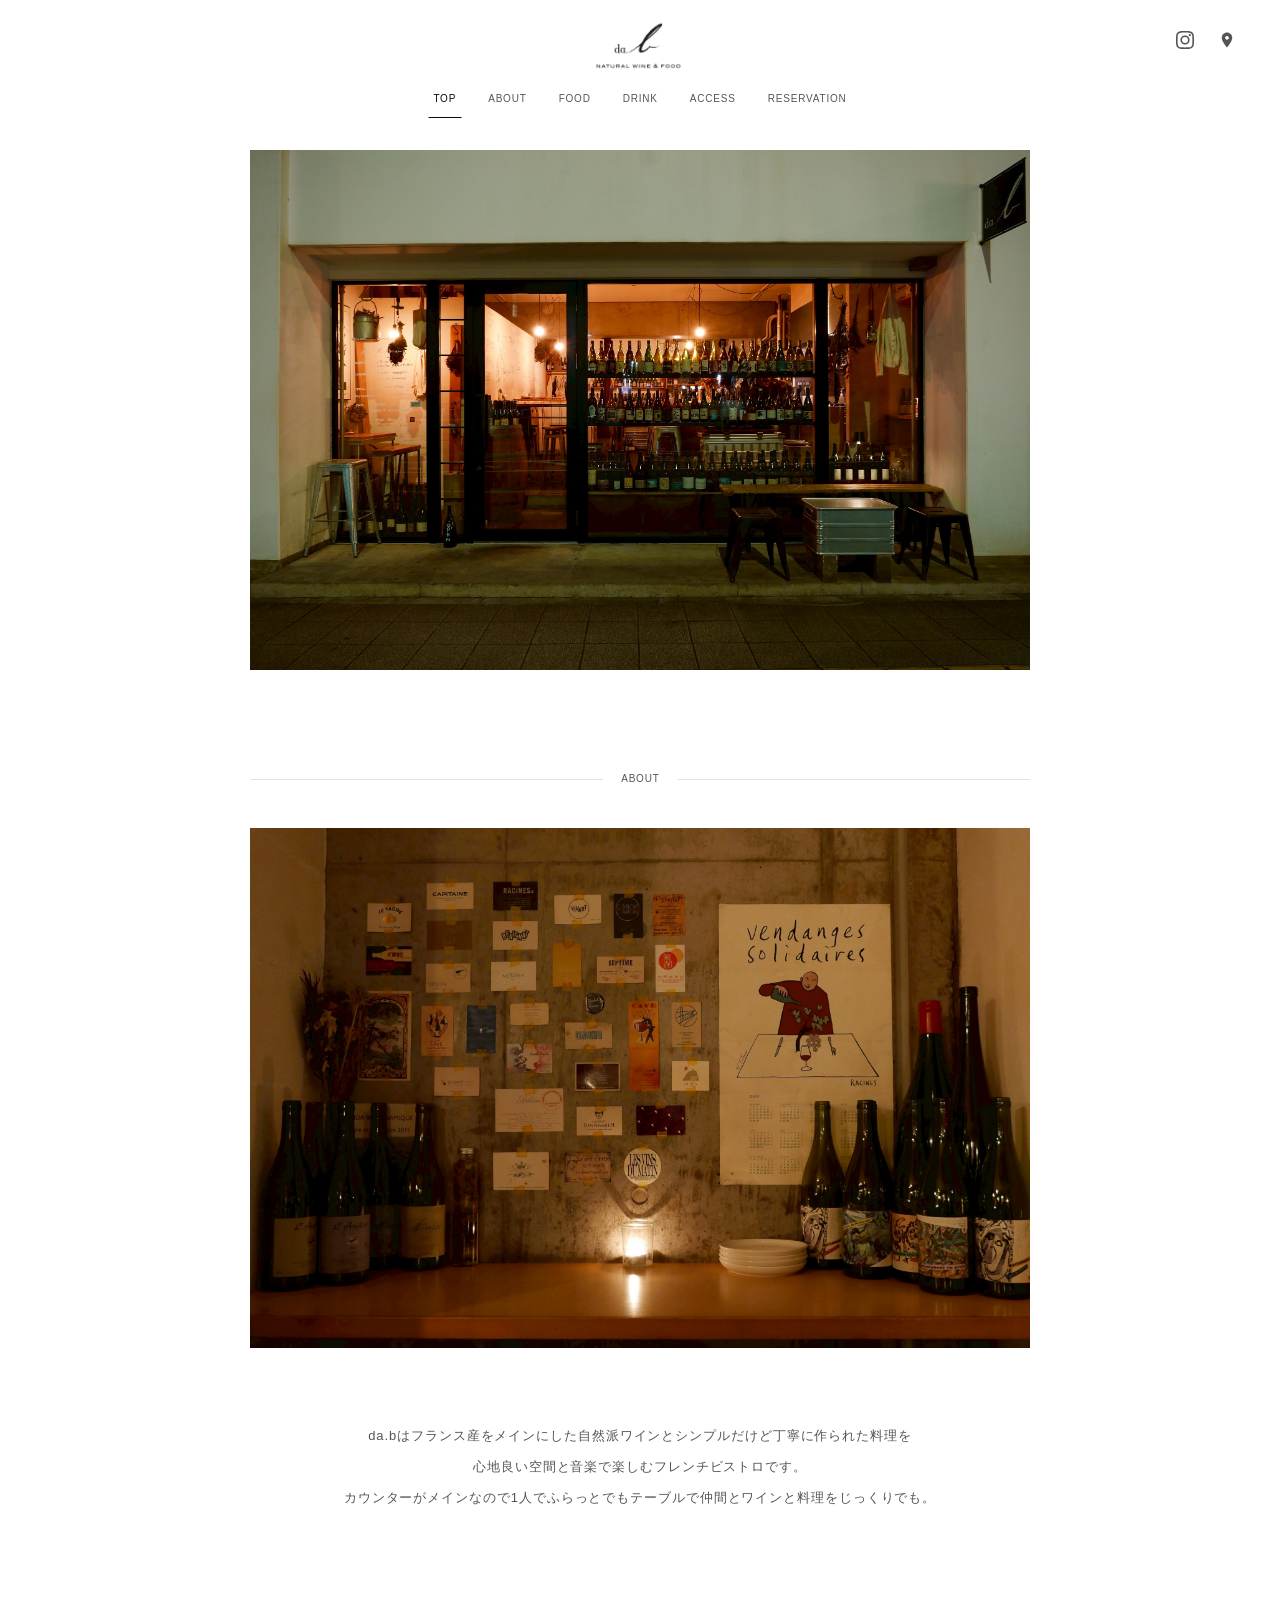
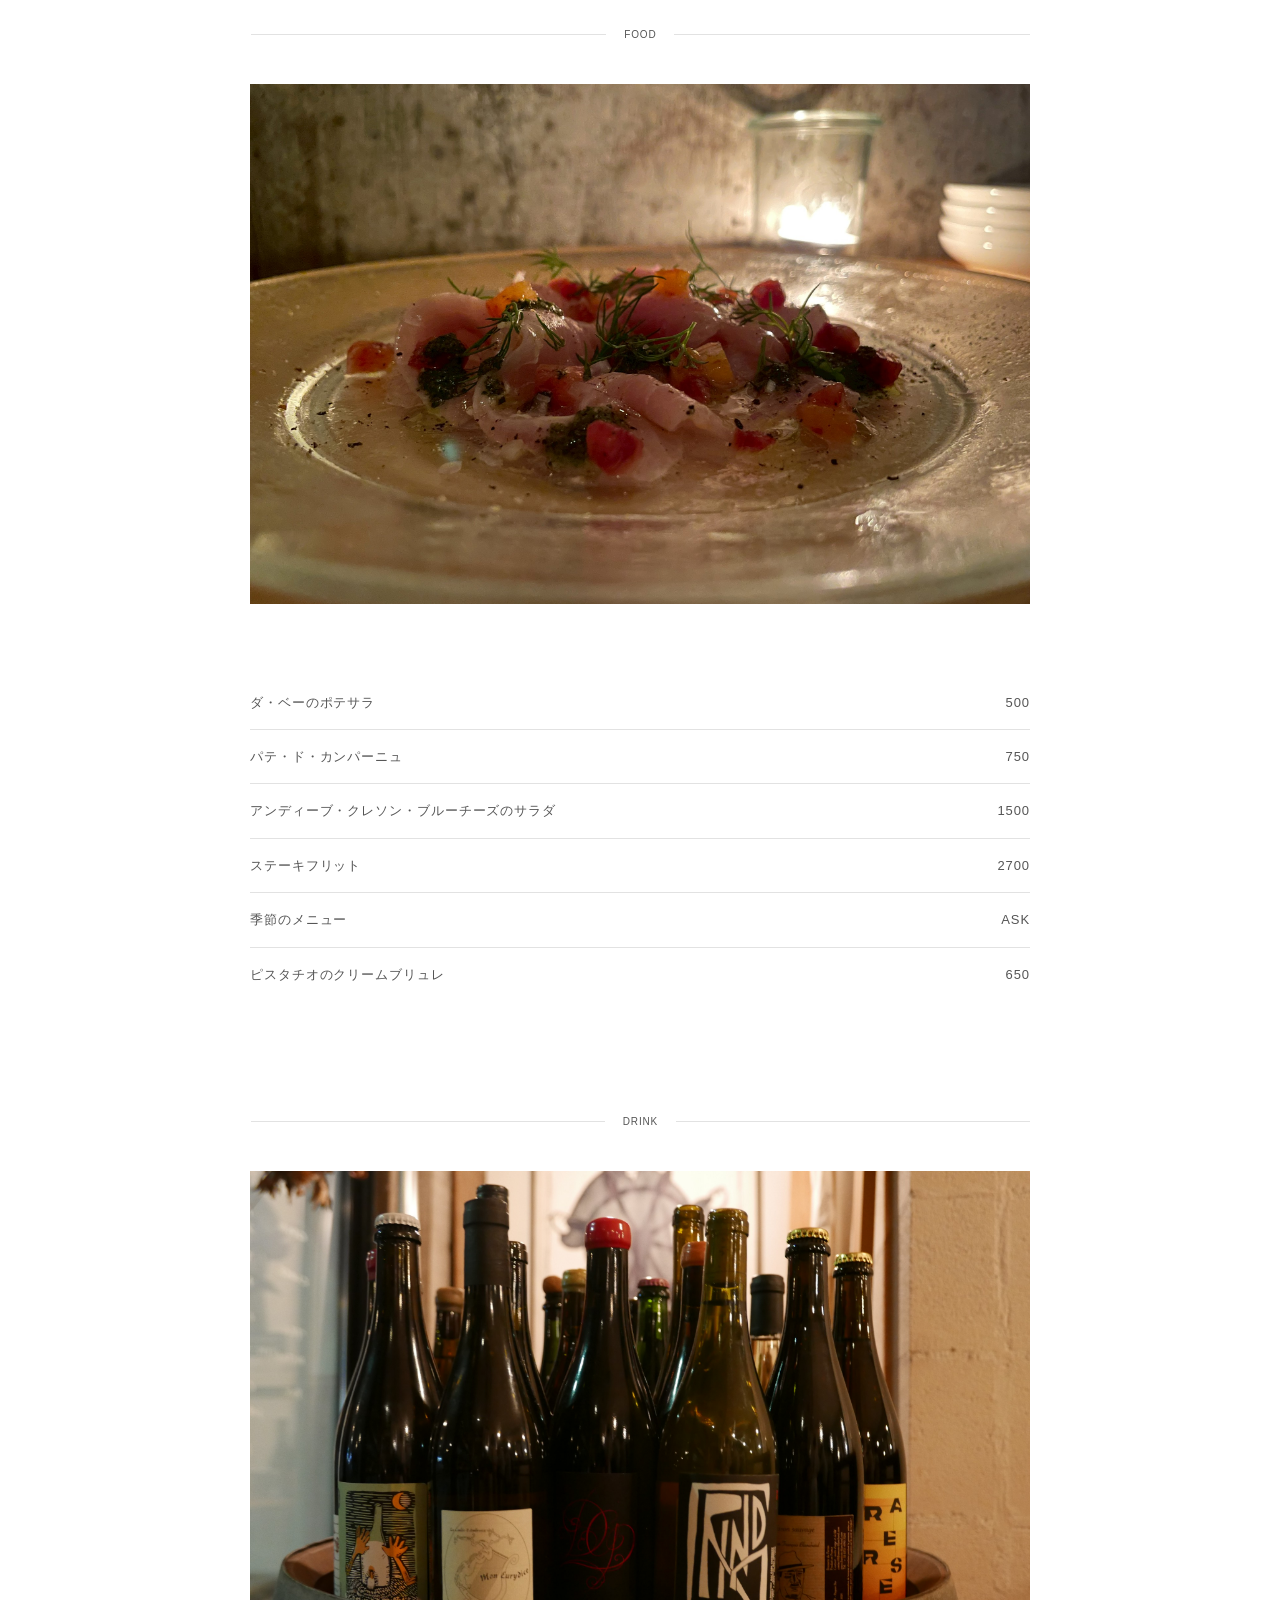
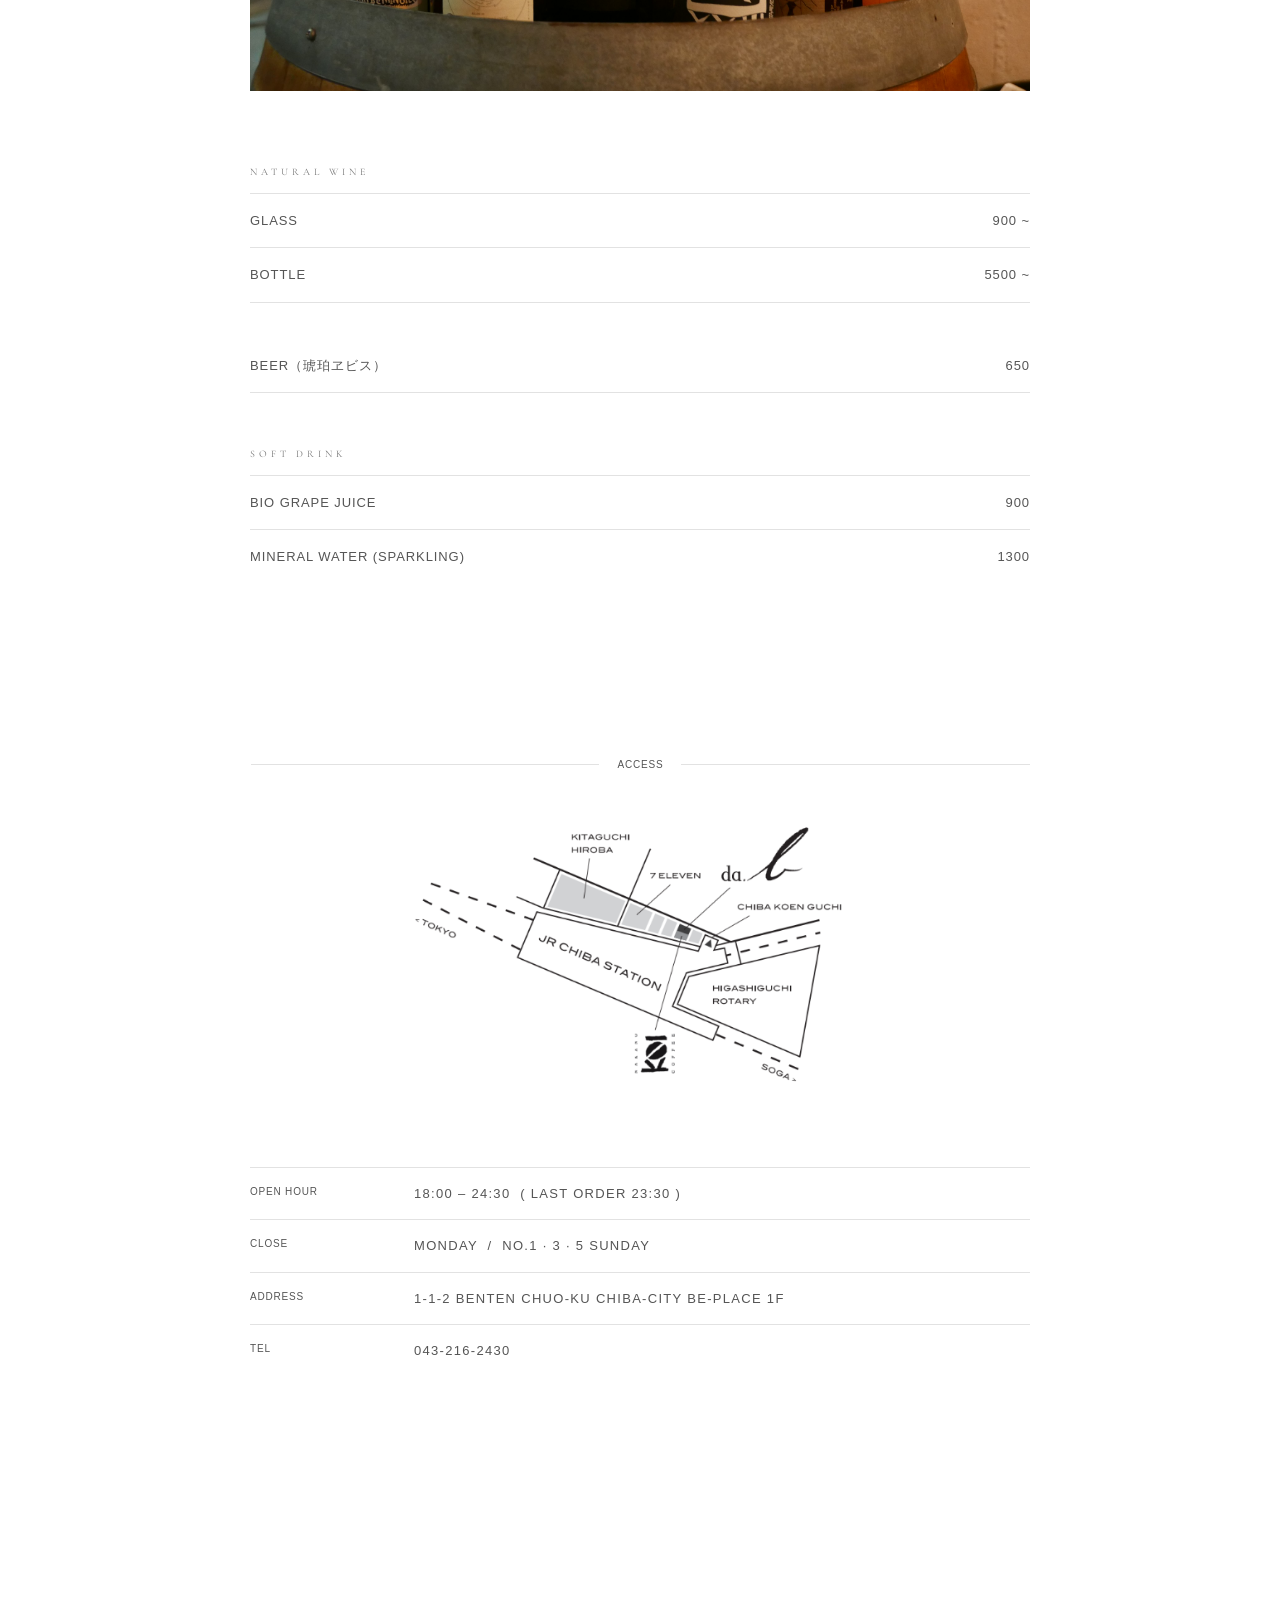
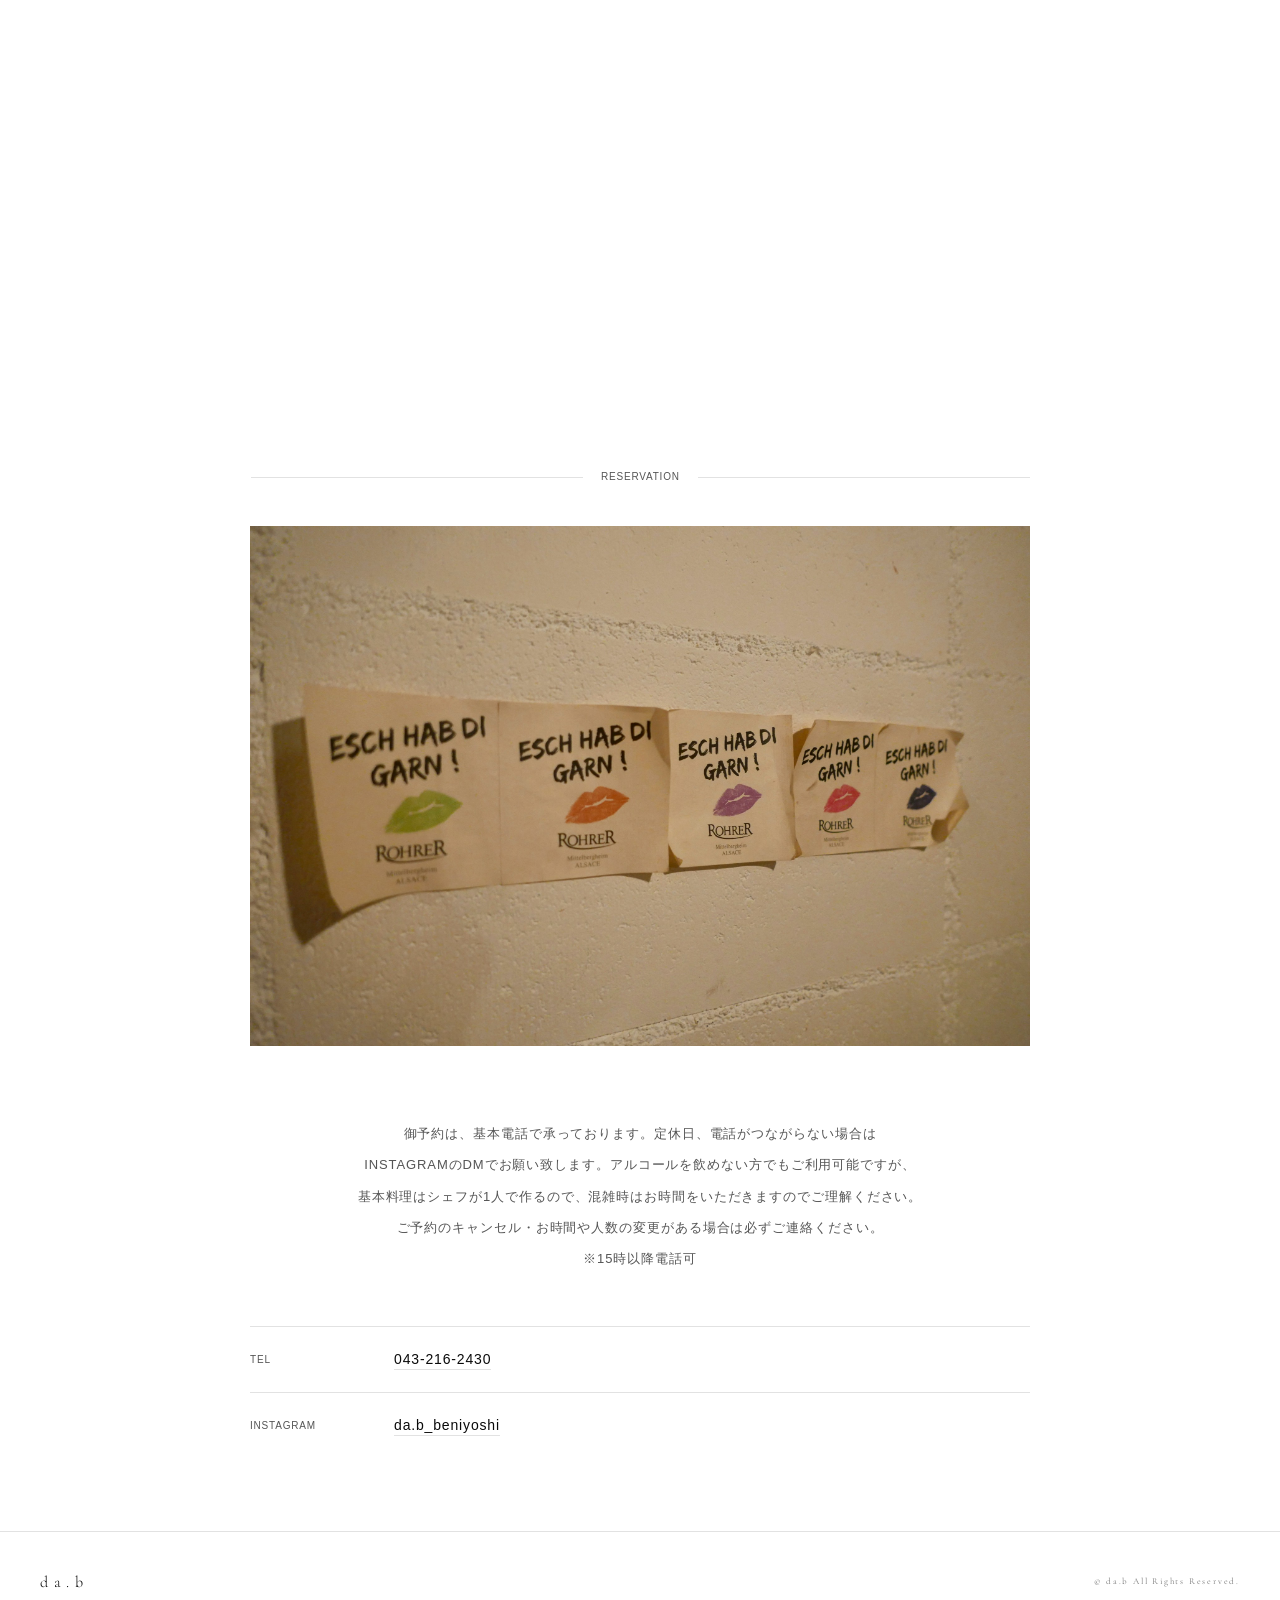
<file: index.html>
<!DOCTYPE html>
<html lang="ja">
<head>
  <meta charset="UTF-8">
  <meta name="viewport" content="width=device-width, initial-scale=1.0">
  <meta name="google-site-verification" content="uhAKn6Au5Mc1TK6bCuZXd3MZkEM1Y8wcfe-vqbDqGb8">
  <title>da.b — French Bistro, Chiba</title>
  <meta name="description" content="da.bはフランス産をメインにした自然派ワインとシンプルだけど丁寧に作られた料理を心地良い空間と音楽で楽しむフレンチビストロ。千葉市中央区弁天。">
  <link rel="stylesheet" href="style.css">
</head>
<body id="top">

  <!-- ===== HEADER ===== -->
  <header class="header" id="header">

    <!-- Logo -->
    <div class="header__logo-row">
      <a href="index.html" class="header__logo"><img src="img/ロゴ.png" alt="da.b"></a>
      <div class="header__sns">
        <a href="https://www.instagram.com/da.b_beniyoshi/" target="_blank" rel="noopener noreferrer" aria-label="Instagram">
          <svg class="icon-sns" viewBox="0 0 24 24"><path d="M12 2.163c3.204 0 3.584.012 4.85.07 3.252.148 4.771 1.691 4.919 4.919.058 1.265.069 1.645.069 4.849 0 3.205-.012 3.584-.069 4.849-.149 3.225-1.664 4.771-4.919 4.919-1.266.058-1.644.07-4.85.07-3.204 0-3.584-.012-4.849-.07-3.26-.149-4.771-1.699-4.919-4.92-.058-1.265-.07-1.644-.07-4.849 0-3.204.013-3.583.07-4.849.149-3.227 1.664-4.771 4.919-4.919 1.266-.057 1.645-.069 4.849-.069zM12 0C8.741 0 8.333.014 7.053.072 2.695.272.273 2.69.073 7.051.014 8.333 0 8.741 0 12c0 3.259.014 3.668.072 4.948.2 4.358 2.618 6.78 6.98 6.98 1.281.058 1.689.072 4.948.072 3.259 0 3.668-.014 4.948-.072 4.354-.2 6.782-2.618 6.979-6.98.059-1.28.073-1.689.073-4.948 0-3.259-.014-3.667-.072-4.947-.196-4.354-2.617-6.78-6.979-6.98C15.668.014 15.259 0 12 0zm0 5.838a6.162 6.162 0 1 0 0 12.324 6.162 6.162 0 0 0 0-12.324zM12 16a4 4 0 1 1 0-8 4 4 0 0 1 0 8zm6.406-11.845a1.44 1.44 0 1 0 0 2.881 1.44 1.44 0 0 0 0-2.881z"/></svg>
        </a>
        <a href="https://www.google.com/maps/place/da.b+%E3%83%AF%E3%82%A4%E3%83%B3%E3%83%93%E3%82%B9%E3%83%88%E3%83%AD/data=!4m2!3m1!1s0x0:0x3945a9691c6bf88?sa=X&amp;ved=1t:2428&amp;ictx=111" target="_blank" rel="noopener noreferrer" aria-label="Google Map">
          <svg class="icon-sns" viewBox="0 0 24 24"><path d="M12 2C8.13 2 5 5.13 5 9c0 5.25 7 13 7 13s7-7.75 7-13c0-3.87-3.13-7-7-7zm0 9.5c-1.38 0-2.5-1.12-2.5-2.5s1.12-2.5 2.5-2.5 2.5 1.12 2.5 2.5-1.12 2.5-2.5 2.5z"/></svg>
        </a>
      </div>
      <button class="header__hamburger" id="hamburger" aria-label="メニューを開く">
        <span></span><span></span><span></span>
      </button>
    </div>

    <!-- Nav -->
    <nav class="header__nav">
      <a href="#top">top</a>
      <a href="#about">about</a>
      <a href="#food">food</a>
      <a href="#drink">drink</a>
      <a href="#access">access</a>
      <a href="#reservation">reservation</a>
    </nav>

  </header>

  <!-- Mobile overlay -->
  <div class="mobile-menu" id="mobileMenu">
    <a href="#top" onclick="closeMobile()">top</a>
    <a href="#about" onclick="closeMobile()">about</a>
    <a href="#food" onclick="closeMobile()">food</a>
    <a href="#drink" onclick="closeMobile()">drink</a>
    <a href="#access" onclick="closeMobile()">access</a>
    <a href="#reservation" onclick="closeMobile()">reservation</a>
    
    <div class="mobile-menu__sns">
      <a href="https://www.instagram.com/da.b_beniyoshi/" target="_blank" rel="noopener noreferrer" aria-label="Instagram">
        <svg class="icon-sns" viewBox="0 0 24 24"><path d="M12 2.163c3.204 0 3.584.012 4.85.07 3.252.148 4.771 1.691 4.919 4.919.058 1.265.069 1.645.069 4.849 0 3.205-.012 3.584-.069 4.849-.149 3.225-1.664 4.771-4.919 4.919-1.266.058-1.644.07-4.85.07-3.204 0-3.584-.012-4.849-.07-3.26-.149-4.771-1.699-4.919-4.92-.058-1.265-.07-1.644-.07-4.849 0-3.204.013-3.583.07-4.849.149-3.227 1.664-4.771 4.919-4.919 1.266-.057 1.645-.069 4.849-.069zM12 0C8.741 0 8.333.014 7.053.072 2.695.272.273 2.69.073 7.051.014 8.333 0 8.741 0 12c0 3.259.014 3.668.072 4.948.2 4.358 2.618 6.78 6.98 6.98 1.281.058 1.689.072 4.948.072 3.259 0 3.668-.014 4.948-.072 4.354-.2 6.782-2.618 6.979-6.98.059-1.28.073-1.689.073-4.948 0-3.259-.014-3.667-.072-4.947-.196-4.354-2.617-6.78-6.979-6.98C15.668.014 15.259 0 12 0zm0 5.838a6.162 6.162 0 1 0 0 12.324 6.162 6.162 0 0 0 0-12.324zM12 16a4 4 0 1 1 0-8 4 4 0 0 1 0 8zm6.406-11.845a1.44 1.44 0 1 0 0 2.881 1.44 1.44 0 0 0 0-2.881z"/></svg>
      </a>
      <a href="https://www.google.com/maps/place/da.b+%E3%83%AF%E3%82%A4%E3%83%B3%E3%83%93%E3%82%B9%E3%83%88%E3%83%AD/data=!4m2!3m1!1s0x0:0x3945a9691c6bf88?sa=X&amp;ved=1t:2428&amp;ictx=111" target="_blank" rel="noopener noreferrer" aria-label="Google Map">
        <svg class="icon-sns" viewBox="0 0 24 24"><path d="M12 2C8.13 2 5 5.13 5 9c0 5.25 7 13 7 13s7-7.75 7-13c0-3.87-3.13-7-7-7zm0 9.5c-1.38 0-2.5-1.12-2.5-2.5s1.12-2.5 2.5-2.5 2.5 1.12 2.5 2.5-1.12 2.5-2.5 2.5z"/></svg>
      </a>
    </div>
  </div>

  <!-- ===== PAGE ===== -->
  <main class="page">

    <!-- Hero photo -->
    <div class="photo-banner">
      <img src="img/ヒーローセクション.jpg?v=2" alt="da.b フレンチビストロ 千葉">
    </div>

    <!-- about section -->
    <section class="section-container" id="about">
      <div class="container">
        <h1 class="page-title page-title--below-hero">about</h1>
      </div>

      <!-- Sub photos slideshow (same size as photo-banner) -->
      <div class="photo-slideshow">
        <div class="photo-slideshow__slide active">
          <img src="img/about1.jpg" alt="da.b 店内">
        </div>
        <div class="photo-slideshow__slide">
          <img src="img/about2.jpg" alt="da.b 料理">
        </div>
        <div class="photo-slideshow__slide">
          <img src="img/about3.jpg" alt="da.b">
        </div>
      </div>

      <!-- About text -->
      <div class="container">
        <section class="section">
          <p class="body-text about-text">
            da.bはフランス産をメインにした自然派ワインと<br class="br-mobile">シンプルだけど丁寧に作られた料理を<br class="br-desktop">心地良い<br class="br-mobile">空間と音楽で楽しむフレンチビストロです。<br>
            カウンターがメインなので1人でふらっとでも<br class="br-mobile">テーブルで仲間とワインと料理をじっくりでも。
          </p>
        </section>
      </div>
    </section>

    <!-- food section -->
    <section class="section-container" id="food">
      <div class="container">
        <h1 class="page-title">food</h1>
      </div>

      <div class="photo-banner">
        <img src="img/food.jpg" alt="da.b フード">
      </div>

      <div class="container">
        <section class="section">
          <ul class="menu-list">
            <li class="menu-item">
              <span class="menu-item__name">ダ・ベーのポテサラ</span>
              <span class="menu-item__price">500</span>
            </li>
            <li class="menu-item">
              <span class="menu-item__name">パテ・ド・カンパーニュ</span>
              <span class="menu-item__price">750</span>
            </li>
            <li class="menu-item">
              <span class="menu-item__name">アンディーブ・クレソン・ブルーチーズのサラダ</span>
              <span class="menu-item__price">1500</span>
            </li>
            <li class="menu-item">
              <span class="menu-item__name">ステーキフリット</span>
              <span class="menu-item__price">2700</span>
            </li>
            <li class="menu-item">
              <span class="menu-item__name">季節のメニュー</span>
              <span class="menu-item__price">ASK</span>
            </li>
            <li class="menu-item">
              <span class="menu-item__name">ピスタチオのクリームブリュレ</span>
              <span class="menu-item__price">650</span>
            </li>
          </ul>
        </section>
      </div>
    </section>

    <!-- drink section -->
    <section class="section-container" id="drink">
      <div class="container">
        <h1 class="page-title">drink</h1>
      </div>

      <div class="photo-banner">
        <img src="img/drink.jpg" alt="da.b ドリンク">
      </div>

      <div class="container">
        <section class="section">
          <ul class="menu-list">
            <li class="menu-category">Natural Wine</li>
            <li class="menu-item">
              <span class="menu-item__name">GLASS</span>
              <span class="menu-item__price">900 ~</span>
            </li>
            <li class="menu-item">
              <span class="menu-item__name">BOTTLE</span>
              <span class="menu-item__price">5500 ~</span>
            </li>
            <li class="menu-item menu-item--spaced">
              <span class="menu-item__name">BEER（琥珀ヱビス）</span>
              <span class="menu-item__price">650</span>
            </li>
            <li class="menu-category">Soft Drink</li>
            <li class="menu-item">
              <span class="menu-item__name">BIO GRAPE JUICE</span>
              <span class="menu-item__price">900</span>
            </li>
            <li class="menu-item">
              <span class="menu-item__name">MINERAL WATER (SPARKLING)</span>
              <span class="menu-item__price">1300</span>
            </li>
          </ul>
        </section>
      </div>
    </section>

    <!-- access section -->
    <section class="section-container" id="access">
      <div class="container">
        <h1 class="page-title page-title--spaced">access</h1>
      </div>

      <div class="photo-banner photo-banner--map">
        <a href="https://www.google.com/maps/place/da.b+%E3%83%AF%E3%82%A4%E3%83%B3%E3%83%93%E3%82%B9%E3%83%88%E3%83%AD/data=!4m2!3m1!1s0x0:0x3945a9691c6bf88?sa=X&amp;ved=1t:2428&amp;ictx=111" target="_blank" rel="noopener noreferrer">
          <img src="img/access①.png?v=1" alt="da.b アクセス地図">
        </a>
      </div>

      <div class="container">
        <section class="section">
          <ul class="access-rows">
            <li class="access-row">
              <span class="access-row__key">OPEN HOUR</span>
              <span>18:00 – 24:30 &nbsp;( LAST ORDER 23:30 )</span>
            </li>
            <li class="access-row">
              <span class="access-row__key">CLOSE</span>
              <span>MONDAY &nbsp;/&nbsp; NO.1 · 3 · 5 SUNDAY</span>
            </li>
            <li class="access-row">
              <span class="access-row__key">ADDRESS</span>
              <span>1-1-2 BENTEN CHUO-KU CHIBA-CITY <br class="br-mobile">BE-PLACE 1F</span>
            </li>
            <li class="access-row">
              <span class="access-row__key">TEL</span>
              <span><a href="tel:043-216-2430">043-216-2430</a></span>
            </li>
          </ul>
        </section>
      </div>

      <!-- Google Map — full width like photo-banner -->
      <div class="map-banner">
        <iframe
          title="da.b ワインビストロ の地図"
          src="https://maps.google.com/maps?q=da.b%20%E3%83%AF%E3%82%A4%E3%83%B3%E3%83%93%E3%82%B9%E3%83%88%E3%83%AD&amp;z=17&amp;output=embed"
          loading="lazy"
          referrerpolicy="no-referrer-when-downgrade"
          allowfullscreen>
        </iframe>
      </div>
    </section>

    <!-- reservation section -->
    <section class="section-container" id="reservation">
      <div class="container">
        <h1 class="page-title page-title--spaced">reservation</h1>
      </div>

      <div class="photo-banner">
        <img src="img/reservation.jpg" alt="da.b 座席">
      </div>

      <div class="container">
        <section class="section">
          <p class="body-text rsv-text">
            御予約は、基本電話で承っております。<br class="br-mobile">定休日、電話がつながらない場合は<br>INSTAGRAMのDMでお願い致します。<br class="br-mobile">アルコールを飲めない方でもご利用可能ですが、<br>基本料理はシェフが1人で作るので、混雑時はお時間を<br class="br-mobile">いただきますのでご理解ください。<br>ご予約のキャンセル・お時間や人数の<br class="br-mobile">変更がある場合は必ずご連絡ください。<br>※15時以降電話可
          </p>

          <ul class="rsv-list">
            <li class="rsv-item">
              <span class="rsv-item__key">TEL</span>
              <span class="rsv-item__val">
                <a href="tel:043-216-2430">043-216-2430</a>
              </span>
            </li>
            <li class="rsv-item">
              <span class="rsv-item__key">INSTAGRAM</span>
              <span class="rsv-item__val">
                <a href="https://www.instagram.com/da.b_beniyoshi/" target="_blank" rel="noopener noreferrer">da.b_beniyoshi</a>
              </span>
            </li>
          </ul>
        </section>
      </div>
    </section>

  </main>

  <!-- Footer -->
  <footer class="footer">
    <span class="footer__logo">da.b</span>
    <span class="footer__copy">&copy; da.b All Rights Reserved.</span>
  </footer>

  <script src="nav.js"></script>
</body>
</html>
</file>
<file: style.css>
/* ============================================================
   da.b — Global Stylesheet  v2
   参考: anatomica-kyoto.com レイアウト構造
   ============================================================ */

@import url('https://fonts.googleapis.com/css2?family=Cormorant+Garamond:ital,wght@0,300;0,400;1,300&display=swap');

/* ── Reset ────────────────────────────────────────────────── */
*, *::before, *::after { box-sizing: border-box; margin: 0; padding: 0; }

html {
  scroll-behavior: smooth;
  overflow-y: scroll;
}

:root {
  --black:  #ffffff;   /* now white background */
  --border: #e2e2e2;   /* light gray border */
  --muted:  #757575;   /* medium dark gray */
  --light:  #555555;   /* secondary dark gray */
  --white:  #0a0a0a;   /* main dark text color */

  --font-ja: 'ヒラギノ角ゴ ProN', 'Hiragino Kaku Gothic ProN',
             'ヒラギノ角ゴ Pro', 'Hiragino Kaku Gothic Pro',
             'Meiryo', sans-serif;
  --font-en: 'Cormorant Garamond', Georgia, serif;

  --header-h: 110px;   /* logo + nav combined */
  --transition: 0.28s ease;
}

body {
  background: var(--black);
  color: var(--white);
  font-family: var(--font-ja);
  font-size: 14px;
  line-height: 1.8;
  letter-spacing: 0.04em;
  -webkit-font-smoothing: antialiased;
}

a { color: inherit; text-decoration: none; }
img { display: block; max-width: 100%; }

/* ============================================================
   HEADER  — logo on top, nav below (anatomica style)
   ============================================================ */
.header {
  position: fixed;
  top: 0; left: 0; width: 100%;
  z-index: 1000;
  background: var(--black);
}

/* ── Logo row ─────────────────────────────────────────────── */
.header__logo-row {
  display: flex;
  align-items: center;
  justify-content: center;
  padding: 18px 40px 10px;
  position: relative;
}

.header__logo {
  display: inline-flex;
  align-items: center;
  justify-content: center;
  line-height: 1;
}

.header__logo img {
  height: 52px;
  width: auto;
  display: block;
  transition: height var(--transition);
}

/* ── Nav row ──────────────────────────────────────────────── */
.header__nav {
  display: flex;
  align-items: center;
  justify-content: center;
  gap: 0;
}

.header__nav a {
  display: block;
  padding: 10px 16px;
  font-family: var(--font-ja);
  font-size: 10px;
  letter-spacing: 0.08em;
  text-transform: uppercase;
  color: var(--light);
  transition: color var(--transition);
  position: relative;
}



.header__nav a::after {
  content: '';
  position: absolute;
  bottom: 0; left: 50%;
  width: 0; height: 1px;
  background: var(--white);
  transform: translateX(-50%);
  transition: width var(--transition);
}

.header__nav a:hover,
.header__nav a.active { color: var(--white); }

.header__nav a:hover::after,
.header__nav a.active::after { width: 60%; }

/* ── SNS Link Icons ───────────────────────────────────────── */
.header__sns {
  position: absolute;
  right: 40px;
  top: 50%;
  transform: translateY(-50%);
  display: flex;
  align-items: center;
  gap: 16px;
}

.icon-sns {
  width: 18px;
  height: 18px;
  fill: var(--light);
  transition: fill var(--transition);
  display: block;
}

.header__sns a {
  display: inline-flex;
  align-items: center;
  justify-content: center;
  padding: 4px;
}

.header__sns a:hover .icon-sns {
  fill: var(--white);
}

/* ── Hamburger (mobile) ───────────────────────────────────── */
.header__hamburger {
  display: none;
  position: absolute;
  right: 20px;
  top: 50%;
  transform: translateY(-50%);
  background: none;
  border: none;
  cursor: pointer;
  padding: 4px;
  flex-direction: column;
  gap: 6px;
}

.header__hamburger span {
  display: block;
  width: 24px; height: 1px;
  background: var(--white);
  transition: transform var(--transition), opacity var(--transition);
}

.header__hamburger.open span:nth-child(1) { transform: translateY(7px) rotate(45deg); }
.header__hamburger.open span:nth-child(2) { opacity: 0; }
.header__hamburger.open span:nth-child(3) { transform: translateY(-7px) rotate(-45deg); }

/* ── Mobile overlay ───────────────────────────────────────── */
.mobile-menu {
  display: none;
  position: fixed;
  inset: 0;
  background: var(--black);
  z-index: 999;
  flex-direction: column;
  align-items: center;
  justify-content: center;
  gap: 40px;
}

.mobile-menu.open { display: flex; }

.mobile-menu__sns {
  display: flex;
  align-items: center;
  gap: 28px;
  margin-top: 10px;
}

.mobile-menu__sns a {
  display: inline-flex;
  align-items: center;
  justify-content: center;
  padding: 8px;
}

.mobile-menu__sns .icon-sns {
  width: 22px;
  height: 22px;
  fill: var(--light);
  transition: fill var(--transition);
}

.mobile-menu__sns a:hover .icon-sns {
  fill: var(--white);
}

.mobile-menu a {
  font-family: var(--font-ja);
  font-size: 12px;
  letter-spacing: 0.08em;
  text-transform: uppercase;
  color: var(--light);
  transition: color var(--transition);
}

.mobile-menu a:hover { color: var(--white); }

/* ============================================================
   PAGE WRAPPER
   ============================================================ */
.page {
  padding-top: var(--header-h);
  min-height: 100vh;
}

/* Banner with margins and uniform 3:2 aspect ratio */
.photo-banner {
  max-width: 860px;
  margin: 40px auto 0;
  padding: 0 40px;
  overflow: hidden;
}

.photo-banner img {
  width: 100%;
  aspect-ratio: 3 / 2;
  object-fit: cover;
  display: block;
}

/* Map illustration — display at natural size, no crop */
.photo-banner--map {
  max-width: 573px; /* 2/3 of 860px */
}

.photo-banner--map img {
  aspect-ratio: unset;
  object-fit: contain;
  background: #ffffff;
}

.photo-banner--map a {
  display: block;
  transition: opacity var(--transition);
}

.photo-banner--map a:hover {
  opacity: 0.85;
}

/* Slideshow with margins and full aspect ratio (same size as photo-banner) */
.photo-slideshow {
  max-width: 860px;
  margin: 40px auto 0;
  padding: 0 40px;
  position: relative;
  overflow: hidden;
}

.photo-slideshow__slide {
  position: absolute;
  top: 0;
  left: 40px;
  width: calc(100% - 80px);
  opacity: 0;
  transition: opacity 1.2s ease-in-out;
  z-index: 1;
}

.photo-slideshow__slide:first-child {
  position: relative;
  left: 0;
  width: 100%;
  padding: 0;
}

.photo-slideshow__slide.active {
  opacity: 1;
  z-index: 2;
}

.photo-slideshow img {
  width: 100%;
  aspect-ratio: 3 / 2;
  object-fit: cover;
  display: block;
}

/* ============================================================
   CONTENT CONTAINER
   ============================================================ */
.container {
  max-width: 860px;
  margin: 0 auto;
  padding: 0 40px;
}

.section {
  padding: 72px 0;
  border-bottom: 1px solid var(--border);
}

.section:last-child { border-bottom: none; }

.section-container {
  scroll-margin-top: var(--header-h);
}

/* ── Page heading ─────────────────────────────────────────── */
.page-title {
  font-family: var(--font-ja);
  font-size: 10px;
  font-weight: 400;
  letter-spacing: 0.08em;
  padding-left: 0.08em; /* Offset trailing letter-spacing to center text perfectly */
  text-transform: uppercase;
  color: var(--light);
  margin-top: 40px;
  margin-bottom: 24px;
  display: flex;
  align-items: center;
  justify-content: center;
  gap: 18px;
}

.page-title--below-hero {
  margin-top: 100px;
}

.page-title--spaced {
  margin-top: 100px;
  margin-bottom: 12px;
}

.page-title::before,
.page-title::after {
  content: '';
  flex: 1;
  height: 1px;
  background: var(--border);
}

/* ── Body text ────────────────────────────────────────────── */
.body-text {
  font-size: 13px;
  line-height: 2.4;
  letter-spacing: 0.07em;
  color: var(--light);
  font-weight: 400;
}

.rsv-text {
  text-align: center;
}

@media (max-width: 768px) {
  .rsv-text {
    /* Using clamp and vw (viewport width) to scale fluidly with screen size.
       This prevents line wrapping on all mobile device widths. */
    font-size: clamp(7px, 2.1vw, 11px);
    line-height: 2.2;
    letter-spacing: 0.04em;
  }
}

.about-text {
  text-align: center;
}

@media (max-width: 768px) {
  .about-text {
    /* Using clamp and vw to scale fluidly with screen size.
       This prevents line wrapping for the longer 33-character about line on all mobile widths. */
    font-size: clamp(7px, 1.9vw, 10px);
    line-height: 2.2;
    letter-spacing: 0.04em;
  }
}

/* ============================================================
   MENU LIST  (food / drink)
   ============================================================ */
.menu-list { list-style: none; }

.menu-category {
  font-family: var(--font-en);
  font-size: 10px;
  letter-spacing: 0.4em;
  text-transform: uppercase;
  color: var(--muted);
  padding-bottom: 12px;
  margin-bottom: 0;
  border-bottom: 1px solid var(--border);
  margin-top: 52px;
}

.menu-category:first-child { margin-top: 0; }

.menu-item {
  display: flex;
  align-items: baseline;
  justify-content: space-between;
  padding: 15px 0;
  border-bottom: 1px solid var(--border);
}

.menu-item:last-child { border-bottom: none; }

.menu-item--spaced {
  margin-top: 36px;
}

.menu-item__name {
  font-family: var(--font-ja);
  font-size: 13px;
  letter-spacing: 0.07em;
  color: var(--light);
  font-weight: 400;
}

.menu-item__price {
  font-family: var(--font-ja);
  font-size: 13px;
  letter-spacing: 0.07em;
  color: var(--light);
  white-space: nowrap;
  margin-left: 20px;
}

/* ============================================================
   ACCESS
   ============================================================ */
.access-address {
  font-family: var(--font-en);
  font-size: 15px;
  letter-spacing: 0.18em;
  line-height: 1.8;
  color: var(--white);
  margin-bottom: 36px;
}

.br-mobile {
  display: inline;
}

.br-desktop {
  display: none;
}

@media (min-width: 769px) {
  .br-mobile {
    display: none;
  }
  .br-desktop {
    display: inline;
  }
}

.access-rows { list-style: none; margin-bottom: 0; }

.access-row {
  display: flex;
  gap: 24px;
  padding: 14px 0;
  border-bottom: 1px solid var(--border);
  font-size: 13px;
  letter-spacing: 0.1em;
  color: var(--light);
}

.access-row:first-child { border-top: 1px solid var(--border); }
.access-row:last-child { border-bottom: none; }

.access-row__key {
  font-family: var(--font-ja);
  font-size: 10px;
  letter-spacing: 0.08em;
  color: var(--light);
  min-width: 140px;
  flex-shrink: 0;
  padding-top: 1px;
}

/* Map styled like photo-banner */
.map-banner {
  max-width: 860px;
  margin: 0 auto;
  padding: 0 40px;
}

.map-banner iframe {
  width: 100%;
  aspect-ratio: 3 / 2;
  display: block;
  border: none;
}

@media (max-width: 768px) {
  .map-banner { padding: 0 20px; }
  .map-banner iframe { aspect-ratio: 4 / 3; }
}

/* ============================================================
   RESERVATION
   ============================================================ */
.rsv-list { list-style: none; margin-top: 52px; }

.rsv-item {
  display: flex;
  align-items: center;
  gap: 24px;
  padding: 20px 0;
  border-bottom: 1px solid var(--border);
}

.rsv-item:first-child { border-top: 1px solid var(--border); }
.rsv-item:last-child { border-bottom: none; }

.rsv-item__key {
  font-family: var(--font-ja);
  font-size: 10px;
  letter-spacing: 0.08em;
  text-transform: uppercase;
  color: var(--light);
  min-width: 120px;
}

.rsv-item__val {
  font-size: 14px;
  letter-spacing: 0.06em;
  color: var(--white);
}

.rsv-item__val a {
  border-bottom: 1px solid var(--border);
  padding-bottom: 2px;
  transition: color var(--transition), border-color var(--transition);
}

.rsv-item__val a:hover {
  color: var(--light);
  border-color: var(--muted);
}

/* ============================================================
   FOOTER
   ============================================================ */
.footer {
  border-top: 1px solid var(--border);
  padding: 36px 40px;
  display: flex;
  align-items: center;
  justify-content: space-between;
  flex-wrap: wrap;
  gap: 12px;
}

.footer__logo {
  font-family: var(--font-en);
  font-size: 16px;
  font-weight: 300;
  letter-spacing: 0.35em;
  color: var(--white);
}

.footer__copy {
  font-family: var(--font-en);
  font-size: 9px;
  letter-spacing: 0.2em;
  color: var(--muted);
}

/* ============================================================
   RESPONSIVE
   ============================================================ */
@media (max-width: 768px) {
  .u-hide-mobile { display: none !important; }

  :root { --header-h: 90px; }

  .header__logo-row { padding: 14px 20px 8px; position: relative; }
  .header__logo img { height: 40px; }
  .header__hamburger { display: flex; }
  .header__nav { display: none; }
  .header__sns { display: none; }

  .container { padding: 0 20px; }
  .section { padding: 52px 0; }

  .photo-banner { padding: 0 20px; }
  .photo-banner--map { max-width: 100%; }

  .photo-slideshow { padding: 0 20px; }
  .photo-slideshow__slide {
    left: 20px;
    width: calc(100% - 40px);
  }
  .photo-slideshow__slide:first-child {
    left: 0;
    width: 100%;
  }

  .map-wrap { aspect-ratio: 4 / 3; }

  .footer { padding: 28px 20px; flex-direction: column; align-items: flex-start; }

  .access-row { flex-direction: column; gap: 4px; }

  .rsv-item { flex-direction: column; align-items: flex-start; gap: 6px; }

  .page-title { margin-top: 28px; margin-bottom: 16px; }
  .page-title--below-hero,
  .page-title--spaced { margin-top: 120px; }
}

@media (max-width: 480px) {
  .header__logo { font-size: 20px; }
  .body-text { font-size: 12px; }
  .access-address { font-size: 13px; }
}
</file>
